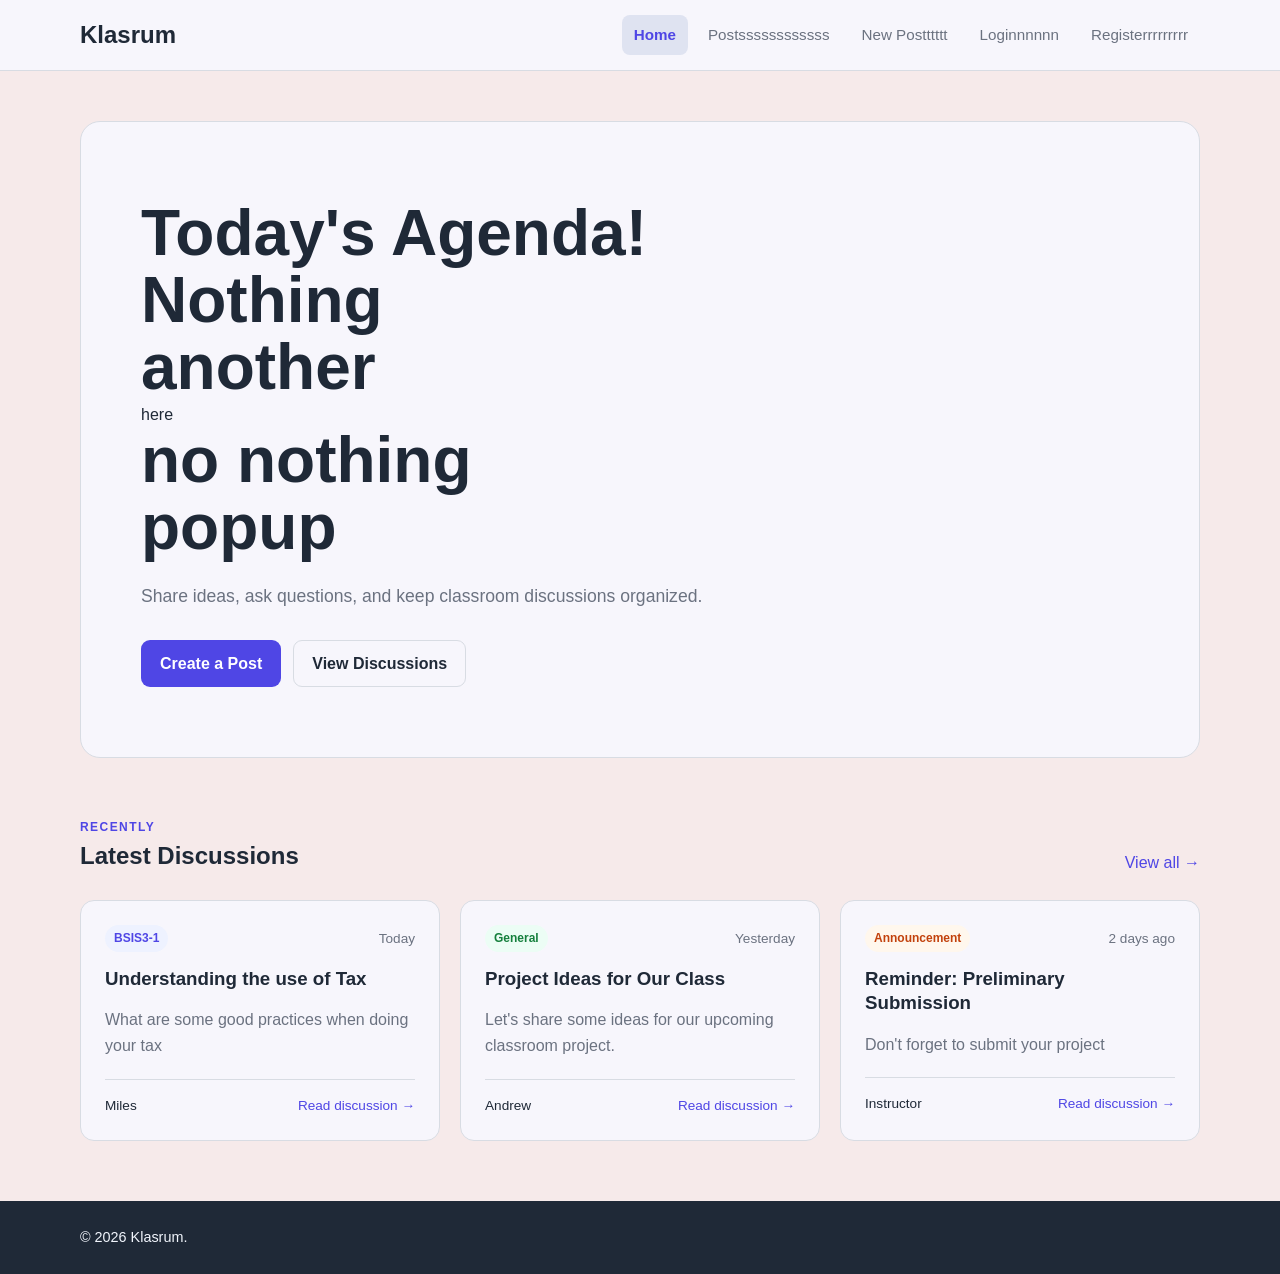
<file: index.html>
<!DOCTYPE html>
<html lang="en">
<head>
    <meta charset="UTF-8">
    <meta name="viewport" content="width=device-width, initial-scale=1">
    <meta name="description" content="Klasrum - A simple classroom discussion board">
    <title>505</title>
    <link rel="stylesheet" href="style.css">
</head>

<body>

    <header class="site-header">
        <div class="container nav-container">
            <a class="logo" href="index.html">Klasrum</a>

            <nav aria-label="Main navigation">
                <a class="active" href="index.html">Home</a>
                <a href="post.html">Postssssssssssss</a>
                <a href="post-new.html">New Postttttt</a>
                <a href="login.html">Loginnnnnn</a>
                <a href="register.html">Registerrrrrrrrr</a>
            </nav>
        </div>
    </header>

    <main class="container">

        <section class="hero">
            <div>
                <p class="eyebrow"></p>
                <h1>Today's Agenda!</h1>
                <h1>Nothing</h1>
                <h1>another</h1>
                <h>here</h>
                <h1>no nothing</h1>
                <h1>popup</h1>

                <p>
                    Share ideas, ask questions, and keep classroom
                    discussions organized.
                </p>

                <div class="hero-buttons">
                    <a class="button primary-button" href="post-new.html">
                        Create a Post
                    </a>

                    <a class="button secondary-button" href="post.html">
                        View Discussions
                    </a>
                </div>
            </div>
        </section>

        <section class="section">
            <div class="section-heading">
                <div>
                    <p class="eyebrow">RECENTLY</p>
                    <h2>Latest Discussions</h2>
                </div>

                <a href="post.html">View all →</a>
            </div>

            <div class="post-grid">

                <article class="post-card">
                    <div class="post-meta">
                        <span class="tag">BSIS3-1</span>
                        <span>Today</span>
                    </div>

                    <h3>
                        Understanding the use of Tax
                    </h3>

                    <p>
                        What are some good practices when doing your tax
                    </p>

                    <div class="post-footer">
                        <span>Miles</span>
                        <a href="post.html">Read discussion →</a>
                    </div>
                </article>

                <article class="post-card">
                    <div class="post-meta">
                        <span class="tag green">General</span>
                        <span>Yesterday</span>
                    </div>

                    <h3>
                        Project Ideas for Our Class
                    </h3>

                    <p>
                        Let's share some ideas for our upcoming
                        classroom project.
                    </p>

                    <div class="post-footer">
                        <span>Andrew</span>
                        <a href="post.html">Read discussion →</a>
                    </div>
                </article>

                <article class="post-card">
                    <div class="post-meta">
                        <span class="tag orange">Announcement</span>
                        <span>2 days ago</span>
                    </div>

                    <h3>
                        Reminder: Preliminary Submission
                    </h3>

                    <p>
                        Don't forget to submit your project
                    </p>

                    <div class="post-footer">
                        <span>Instructor</span>
                        <a href="post.html">Read discussion →</a>
                    </div>
                </article>

            </div>
        </section>

    </main>

    <footer class="site-footer">
        <div class="container">
            <p>© 2026 Klasrum.</p>
        </div>
    </footer>

</body>
</html>
</file>
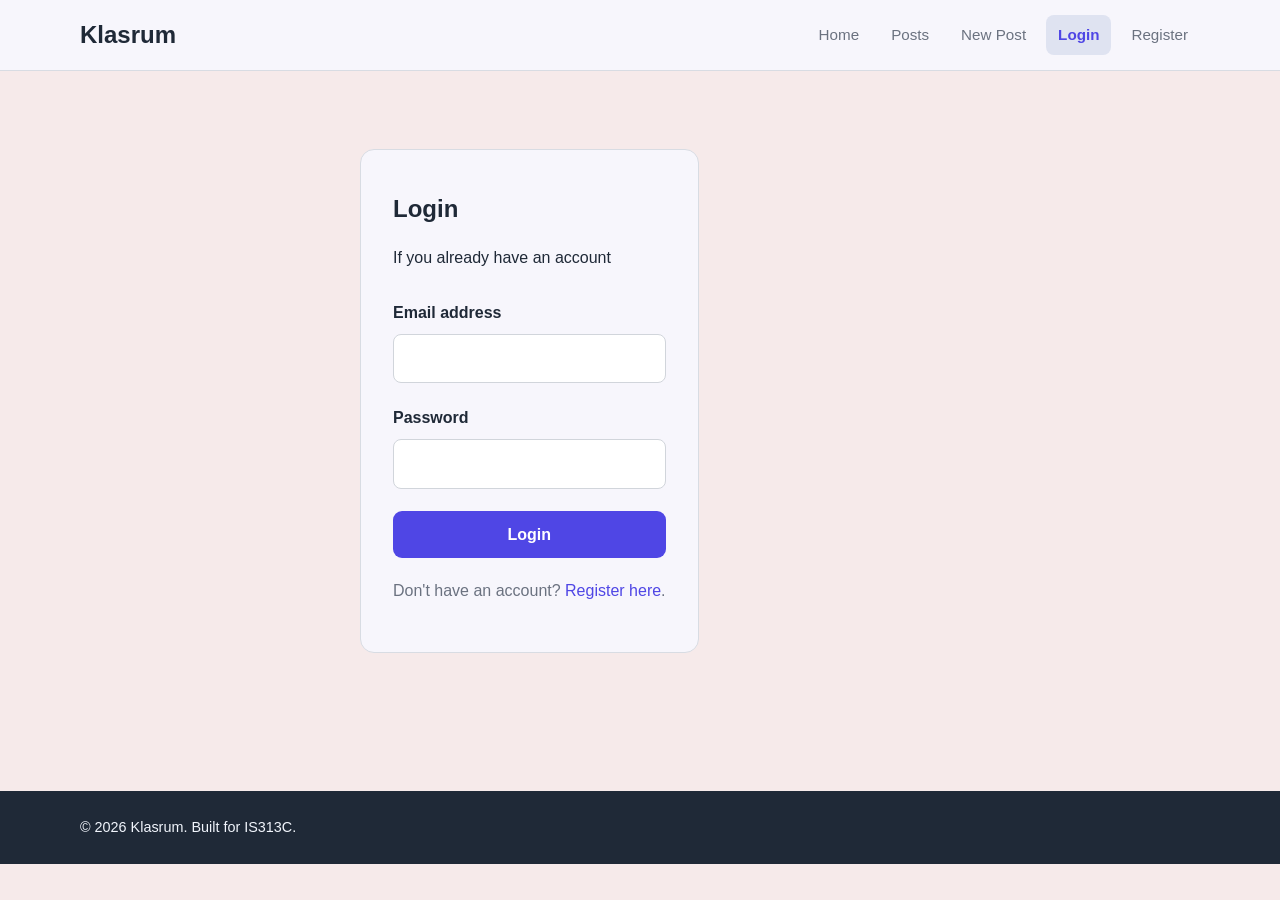
<file: login.html>
<!DOCTYPE html>
<html lang="en">
<head>
    <meta charset="UTF-8">
    <meta name="viewport" content="width=device-width, initial-scale=1">
    <meta name="description" content="Login to Klasrum">
    <title>Login</title>
    <link rel="stylesheet" href="style.css">
</head>

<body>

    <header class="site-header">
        <div class="container nav-container">
            <a class="logo" href="index.html">Klasrum</a>

            <nav aria-label="Main navigation">
                <a href="index.html">Home</a>
                <a href="post.html">Posts</a>
                <a href="post-new.html">New Post</a>
                <a class="active" href="login.html">Login</a>
                <a href="register.html">Register</a>
            </nav>
        </div>
    </header>

    <main class="container auth-container">

        <section class="form-card">

            <div class="auth-heading">
                <p class="eyebrow"></p>
                <h1>Login</h1>
                <p>If you already have an account</p>
            </div>

            <form action="#" method="post">

                <div class="form-group">
                    <label for="email">Email address</label>

                    <input
                        type="email"
                        id="email"
                        name="email"
                        placeholder="               "
                        autocomplete="email"
                        required
                    >
                </div>

                <div class="form-group">
                    <label for="password">Password</label>

                    <input
                        type="password"
                        id="password"
                        name="password"
                        placeholder="                "
                        autocomplete="current-password"
                        required
                    >
                </div>

                <button
                    class="button primary-button full-button"
                    type="submit"
                >
                    Login
                </button>

            </form>

            <p class="form-note">
                Don't have an account?
                <a href="register.html">Register here</a>.
            </p>

        </section>

    </main>

    <footer class="site-footer">
        <div class="container">
            <p>© 2026 Klasrum. Built for IS313C.</p>
        </div>
    </footer>

</body>
</html>
</file>
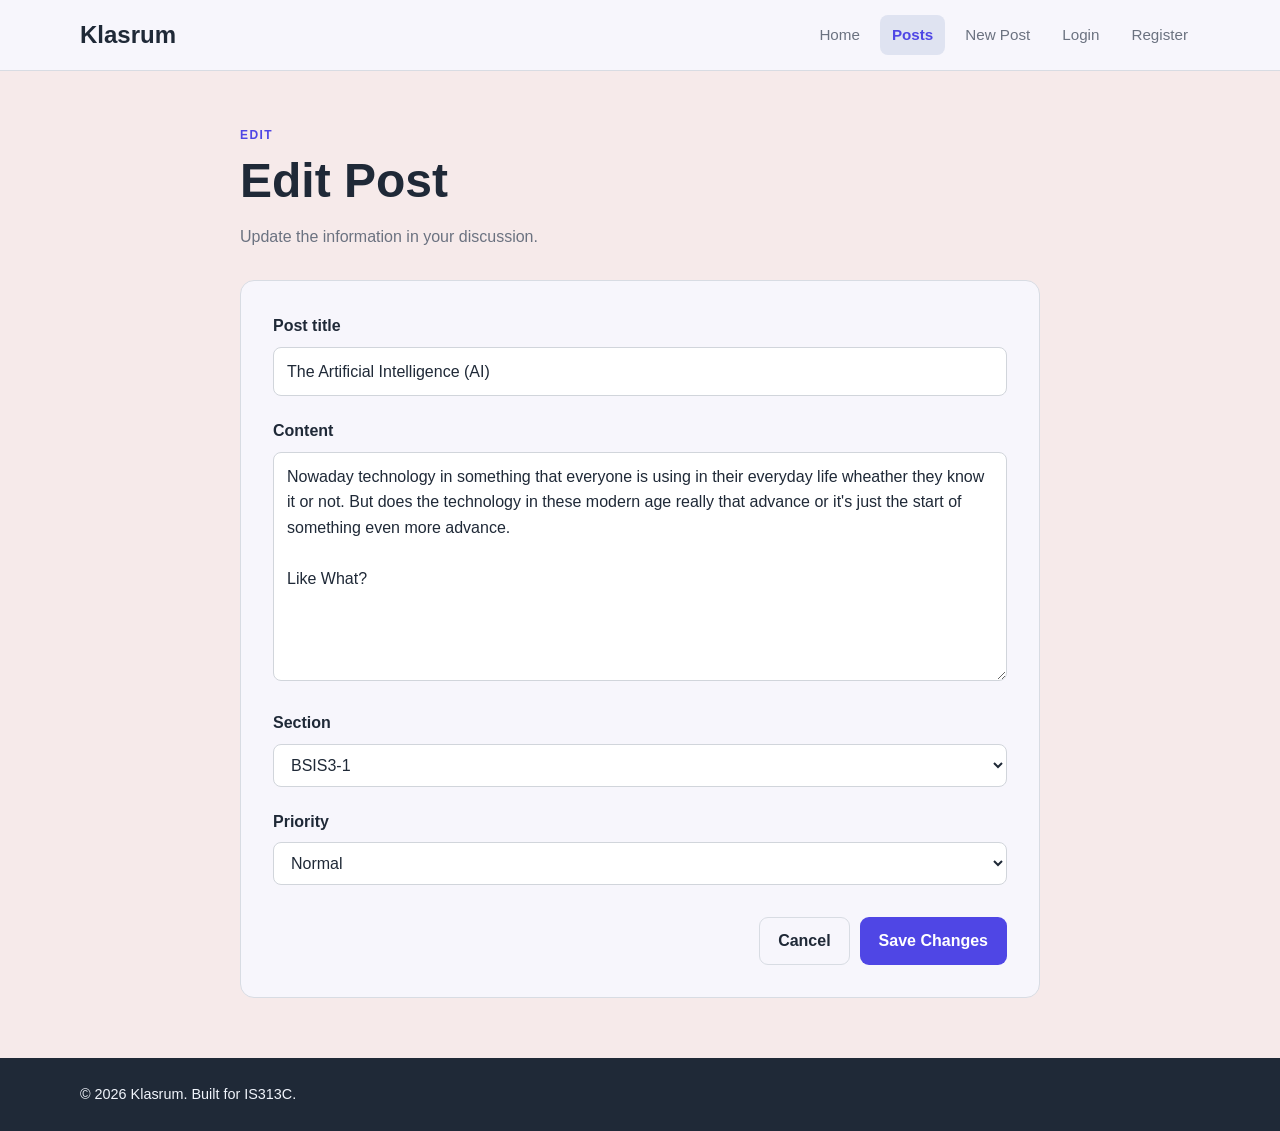
<file: post-edit.html>
<!DOCTYPE html>
<html lang="en">
<head>
    <meta charset="UTF-8">
    <meta name="viewport" content="width=device-width, initial-scale=1">
    <meta name="description" content="Edit a Klasrum post">
    <title>sEdit Post</title>
    <link rel="stylesheet" href="style.css">
</head>

<body>

    <header class="site-header">
        <div class="container nav-container">
            <a class="logo" href="index.html">Klasrum</a>

            <nav aria-label="Main navigation">
                <a href="index.html">Home</a>
                <a class="active" href="post.html">Posts</a>
                <a href="post-new.html">New Post</a>
                <a href="login.html">Login</a>
                <a href="register.html">Register</a>
            </nav>
        </div>
    </header>

    <main class="container narrow-container">

        <div class="page-header">
            <p class="eyebrow">EDIT</p>
            <h1>Edit Post</h1>
            <p>
                Update the information in your discussion.
            </p>
        </div>

        <section class="form-card">

            <form action="#" method="post">

                <div class="form-group">
                    <label for="edit-title">Post title</label>

                    <input
                        type="text"
                        id="edit-title"
                        name="title"
                        value="The Artificial Intelligence (AI)"
                        required
                    >
                </div>

                <div class="form-group">
                    <label for="edit-content">Content</label>

                    <textarea
                        id="edit-content"
                        name="content"
                        rows="8"
                        required
                    >Nowaday technology in something that everyone is using in their everyday life wheather they know it or not. But does the technology in these modern age really that advance or it's just the start of something even more advance.

Like What?</textarea>
                </div>

                <div class="form-group">
                    <label for="edit-section">Section</label>

                    <select
                        id="edit-section"
                        name="section"
                        required
                    >
                        <option value="BSIS3-1" selected>
                            BSIS3-1
                        </option>

                        <option value="general">
                            General
                        </option>

                        <option value="announcements">
                            Announcements
                        </option>
                    </select>
                </div>

                <div class="form-group">
                    <label for="edit-priority">Priority</label>

                    <select
                        id="edit-priority"
                        name="priority"
                        required
                    >
                        <option value="low">
                            Low
                        </option>

                        <option value="normal" selected>
                            Normal
                        </option>

                        <option value="high">
                            High
                        </option>
                    </select>
                </div>

                <div class="form-actions">

                    <a
                        class="button secondary-button"
                        href="post.html"
                    >
                        Cancel
                    </a>

                    <button
                        class="button primary-button"
                        type="submit"
                    >
                        Save Changes
                    </button>

                </div>

            </form>

        </section>

    </main>

    <footer class="site-footer">
        <div class="container">
            <p>© 2026 Klasrum. Built for IS313C.</p>
        </div>
    </footer>

</body>
</html>
</file>
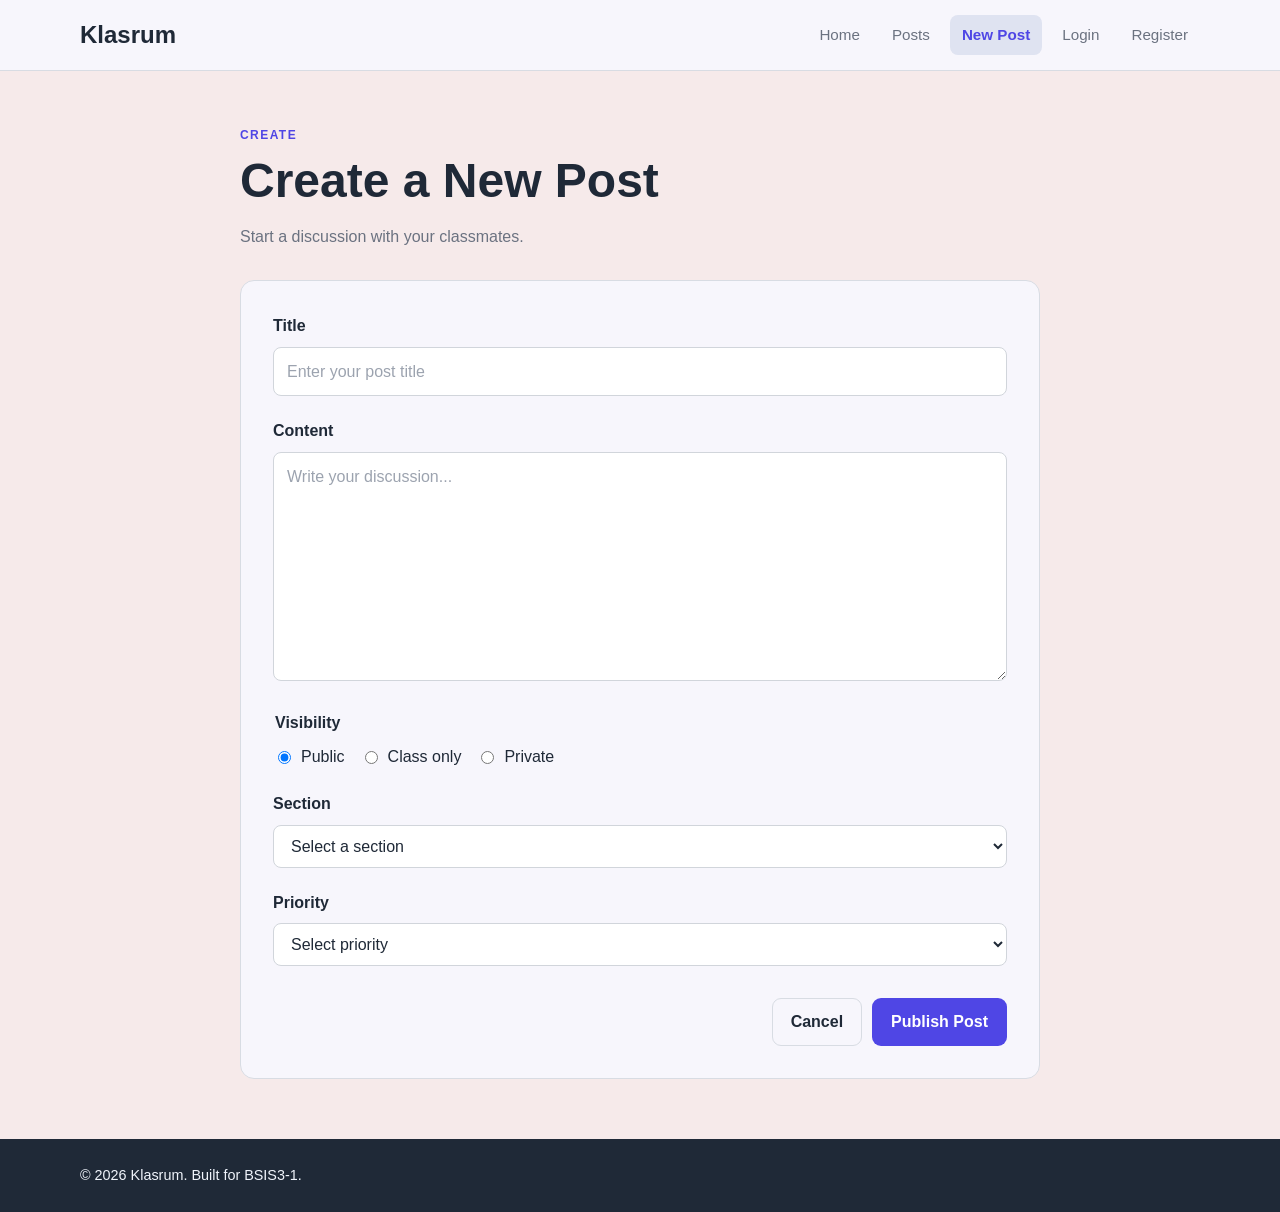
<file: post-new.html>
<!DOCTYPE html>
<html lang="en">
<head>
    <meta charset="UTF-8">
    <meta name="viewport" content="width=device-width, initial-scale=1">
    <meta name="description" content="Create a new Klasrum post">
    <title>New Post</title>
    <link rel="stylesheet" href="style.css">
</head>

<body>

    <header class="site-header">
        <div class="container nav-container">
            <a class="logo" href="index.html">Klasrum</a>

            <nav aria-label="Main navigation">
                <a href="index.html">Home</a>
                <a href="post.html">Posts</a>
                <a class="active" href="post-new.html">New Post</a>
                <a href="login.html">Login</a>
                <a href="register.html">Register</a>
            </nav>
        </div>
    </header>

    <main class="container narrow-container">

        <div class="page-header">
            <p class="eyebrow">CREATE</p>
            <h1>Create a New Post</h1>
            <p>
                Start a discussion with your classmates.
            </p>
        </div>

        <section class="form-card">

            <form action="#" method="post">

                <div class="form-group">
                    <label for="title">Title</label>
                    <input
                        type="text"
                        id="title"
                        name="title"
                        placeholder="Enter your post title"
                        required
                    >
                </div>

                <div class="form-group">
                    <label for="content">Content</label>
                    <textarea
                        id="content"
                        name="content"
                        rows="8"
                        placeholder="Write your discussion..."
                        required
                    ></textarea>
                </div>

                <div class="form-group">

                    <fieldset>
                        <legend>Visibility</legend>

                        <div class="radio-group">

                            <label>
                                <input
                                    type="radio"
                                    name="visibility"
                                    value="public"
                                    checked
                                >
                                Public
                            </label>

                            <label>
                                <input
                                    type="radio"
                                    name="visibility"
                                    value="class"
                                >
                                Class only
                            </label>

                            <label>
                                <input
                                    type="radio"
                                    name="visibility"
                                    value="private"
                                >
                                Private
                            </label>

                        </div>

                    </fieldset>

                </div>

                <div class="form-group">
                    <label for="section">Section</label>

                    <select id="section" name="section" required>

                        <option value="">
                            Select a section
                        </option>

                        <option value="BSIS3-1">
                            BSIS3-1
                        </option>

                        <option value="general">
                            General
                        </option>

                        <option value="announcements">
                            Announcements
                        </option>

                    </select>
                </div>

                <div class="form-group">
                    <label for="priority">Priority</label>

                    <select id="priority" name="priority" required>

                        <option value="">
                            Select priority
                        </option>

                        <option value="low">
                            Low
                        </option>

                        <option value="normal">
                            Normal
                        </option>

                        <option value="high">
                            High
                        </option>

                    </select>
                </div>

                <div class="form-actions">

                    <a
                        class="button secondary-button"
                        href="index.html"
                    >
                        Cancel
                    </a>

                    <button
                        class="button primary-button"
                        type="submit"
                    >
                        Publish Post
                    </button>
                    
                </div>

            </form>

        </section>

    </main>

    <footer class="site-footer">
        <div class="container">
            <p>© 2026 Klasrum. Built for BSIS3-1.</p>
        </div>
    </footer>

</body>
</html>
</file>
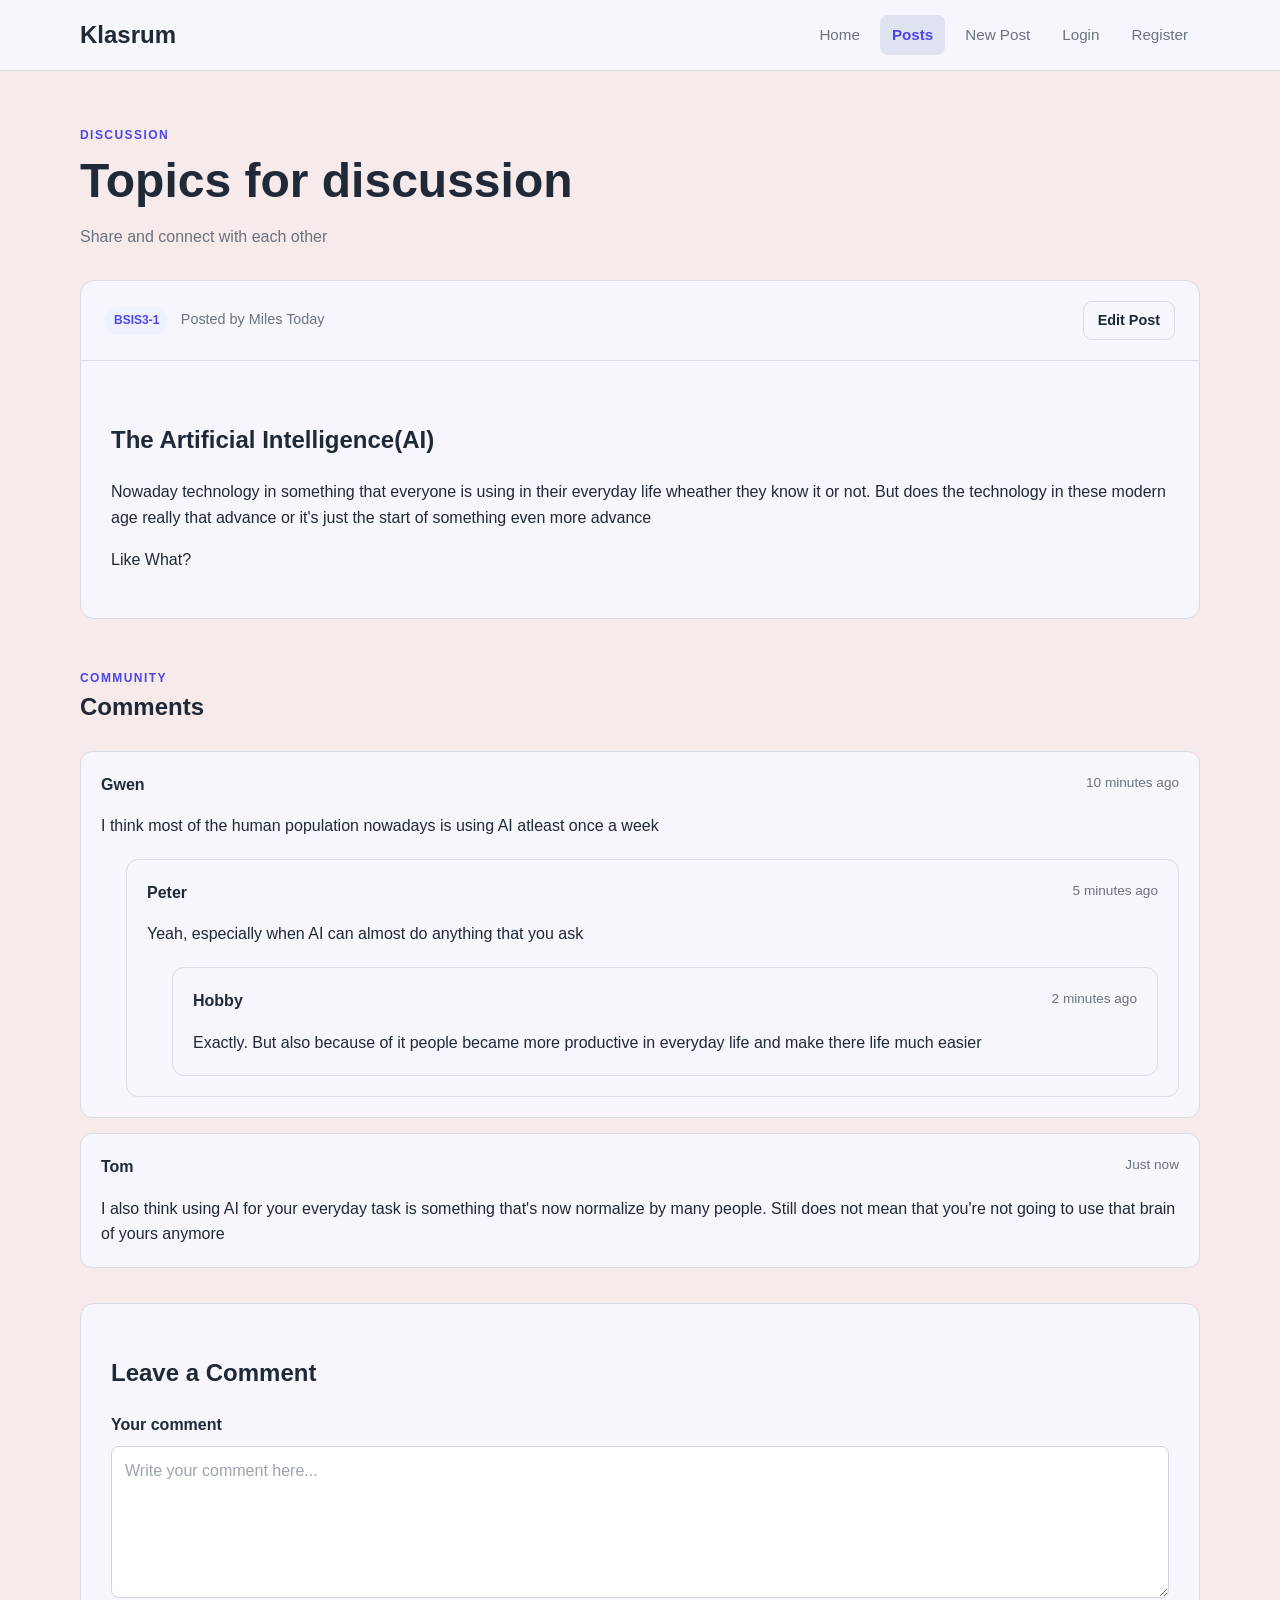
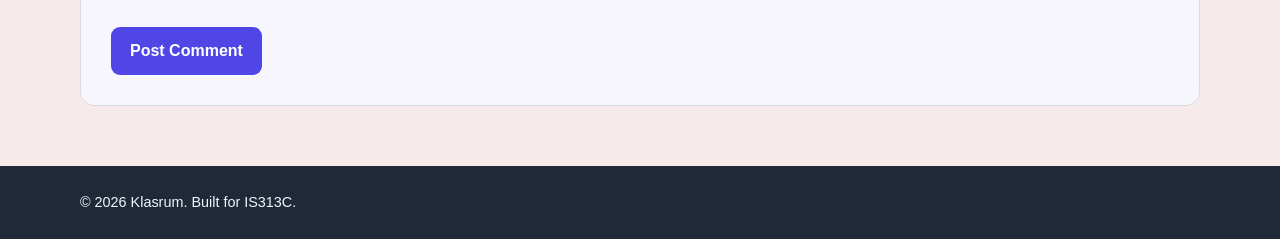
<file: post.html>
<!DOCTYPE html>
<html lang="en">
<head>
    <meta charset="UTF-8">
    <meta name="viewport" content="width=device-width, initial-scale=1">
    <meta name="description" content="Klasrum classroom discussion">
    <title>Discussion</title>
    <link rel="stylesheet" href="style.css">
</head>

<body>

    <header class="site-header">
        <div class="container nav-container">
            <a class="logo" href="index.html">Klasrum</a>

            <nav aria-label="Main navigation">
                <a href="index.html">Home</a>
                <a class="active" href="post.html">Posts</a>
                <a href="post-new.html">New Post</a>
                <a href="login.html">Login</a>
                <a href="register.html">Register</a>
            </nav>
        </div>
    </header>

    <main class="container">

        <div class="page-header">
            <p class="eyebrow">DISCUSSION</p>
            <h1>Topics for discussion</h1>
            <p>
                Share and connect with each other
            </p>
        </div>

        <article class="discussion">

            <div class="discussion-header">
                <div>
                    <span class="tag">BSIS3-1</span>
                    <span class="muted">Posted by Miles Today</span>
                </div>

                <a class="button small-button secondary-button"
                   href="post-edit.html">
                    Edit Post
                </a>
            </div>

            <div class="discussion-content">


                 <h2>The Artificial Intelligence(AI)</h2>

                <p>
                    Nowaday technology in something that everyone is using in their everyday life wheather they know it or not. But does the technology in these modern age really that advance or it's just the start of something even more advance
                </p>

                <p>
                   Like What?
                </p>
            </div>

        </article>

        <section class="comments">

            <div class="section-heading">
                <div>
                    <p class="eyebrow">COMMUNITY</p>
                    <h2>Comments</h2>
                </div>
            </div>

            <div class="comment">

                <div class="comment-header">
                    <strong>Gwen</strong>
                    <span>10 minutes ago</span>
                </div>

                <p>
                   I think most of the human population nowadays is using AI atleast once a week
                </p>

                                                        <!-- First level reply -->
                <div class="comment reply">

                    <div class="comment-header">
                        <strong>Peter</strong>
                        <span>5 minutes ago</span>
                    </div>

                    <p>
                        Yeah, especially when AI can almost do anything that you ask 
                    </p>

                                                        <!-- Second level reply -->
                    <div class="comment reply nested-reply">

                        <div class="comment-header">
                            <strong>Hobby</strong>
                            <span>2 minutes ago</span>
                        </div>

                        <p>
                            Exactly. But also because of it people became more productive in everyday life and make there life much easier
                        </p>

                    </div>

                </div>

            </div>

            <div class="comment">

                <div class="comment-header">
                    <strong>Tom</strong>
                    <span>Just now</span>
                </div>

                <p>
                    I also think using AI for your everyday task is something that's now normalize by many people. Still does not mean that 
                    you're not going to use that brain of yours anymore 
                </p>

            </div>

        </section>

        <section class="comment-form">

            <h2>Leave a Comment</h2>

            <form action="#" method="post">

                <div class="form-group">
                    <label for="comment">Your comment</label>
                    <textarea
                        id="comment"
                        name="comment"
                        rows="5"
                        placeholder="Write your comment here..."
                        required
                    ></textarea>
                </div>

                <button class="button primary-button" type="submit">
                    Post Comment
                </button>

            </form>

        </section>

    </main>

    <footer class="site-footer">
        <div class="container">
            <p>© 2026 Klasrum. Built for IS313C.</p>
        </div>
    </footer>

</body>
</html>
</file>
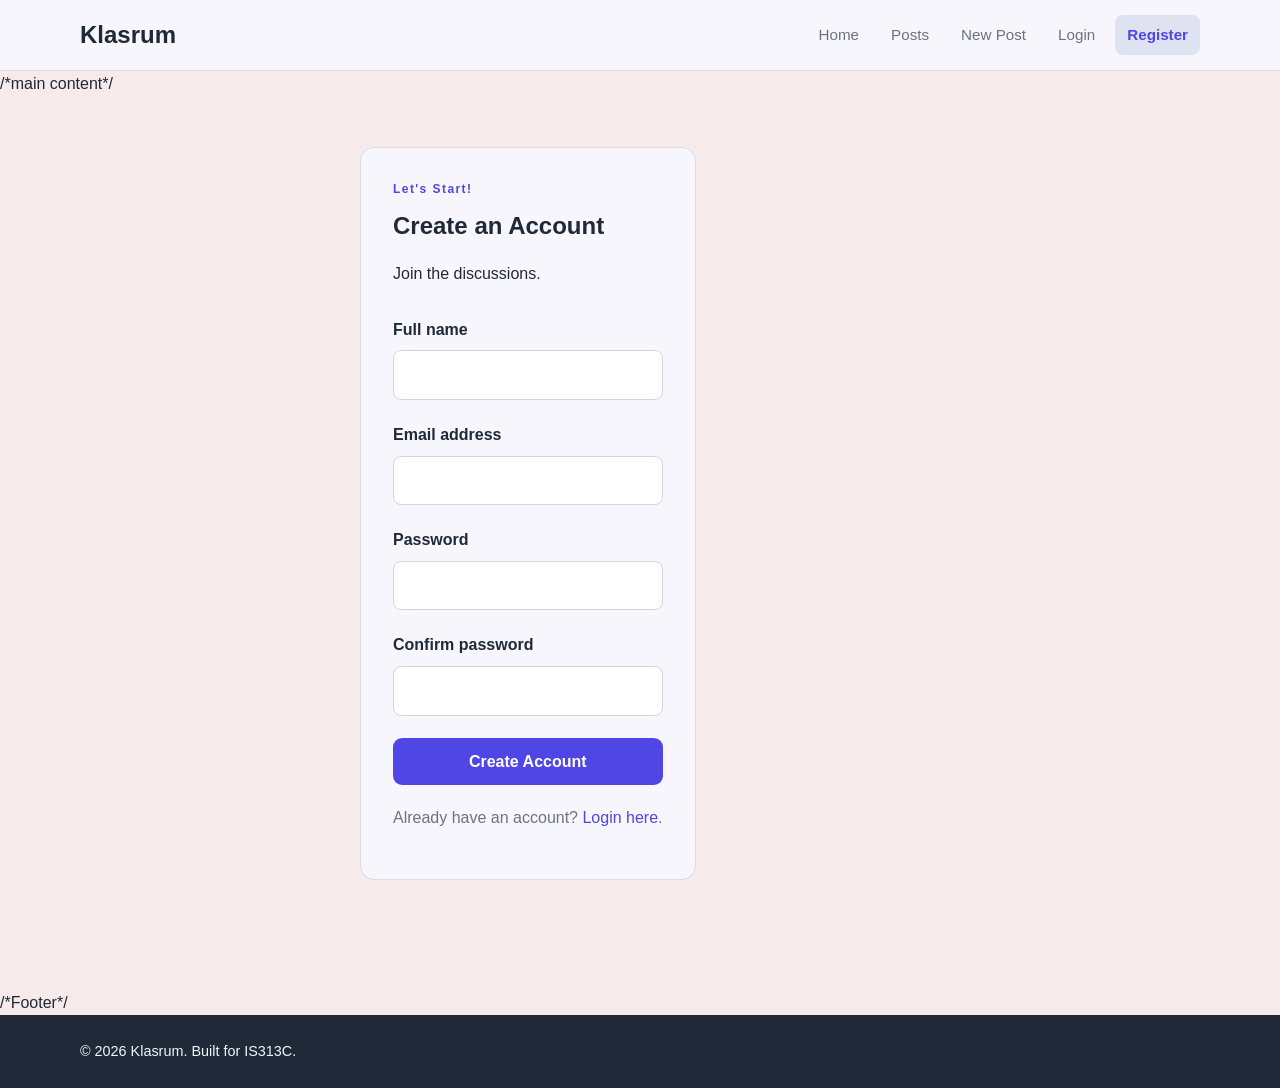
<file: register.html>
<!DOCTYPE html>
<html lang="en">
<head>
    <meta charset="UTF-8">
    <meta name="viewport" content="width=device-width, initial-scale=1">
    <meta name="description" content="Create a Klasrum account">
    <title>Register</title>
    <link rel="stylesheet" href="style.css">
</head>

<body>

    <header class="site-header">
        <div class="container nav-container">
            <a class="logo" href="index.html">Klasrum</a>

            <nav aria-label="Main navigation">
                <a href="index.html">Home</a>
                <a href="post.html">Posts</a>
                <a href="post-new.html">New Post</a>
                <a href="login.html">Login</a>
                <a class="active" href="register.html">Register</a>
            </nav>
        </div>
    </header>


/*main content*/


    <main class="container auth-container">

        <section class="form-card">

            <div class="auth-heading">
                <p class="eyebrow">Let's Start!</p>
                <h1>Create an Account</h1>
                <p>
                    Join the discussions.
                </p>
            </div>

            <form action="#" method="post">

                <div class="form-group">
                    <label for="name">Full name</label>

                    <input
                        type="text"
                        id="name"
                        name="name"
                        placeholder="                  "
                        autocomplete="name"
                        required
                    >
                </div>

                <div class="form-group">
                    <label for="register-email">
                        Email address
                    </label>

                    <input
                        type="email"
                        id="register-email"
                        name="email"
                        placeholder="                  "
                        autocomplete="email"
                        required
                    >
                </div>

                <div class="form-group">
                    <label for="register-password">
                        Password
                    </label>

                    <input
                        type="password"
                        id="register-password"
                        name="password"
                        placeholder="                   "
                        autocomplete="new-password"
                        required
                    >
                </div>

                <div class="form-group">
                    <label for="confirm-password">
                        Confirm password
                    </label>

                    <input
                        type="password"
                        id="confirm-password"
                        name="confirm_password"
                        placeholder="                    "
                        autocomplete="new-password"
                        required
                    >
                </div>

                <button
                    class="button primary-button full-button"
                    type="submit"
                >
                    Create Account
                </button>

            </form>

            <p class="form-note">
                Already have an account?
                <a href="login.html">Login here</a>.
            </p>

        </section>

    </main>








                                                                  /*Footer*/




    <footer class="site-footer">
        <div class="container">
            <p>© 2026 Klasrum. Built for IS313C.</p>
        </div>
    </footer>

</body>
</html>
</file>
<file: style.css>
:root {
    --color-primary: #4f46e5;
    --color-primary-dark: #cccbda;
    --color-background: #ebf0f9;
    --color-surface: #f7f6fc;
    --color-text: #1f2937;
    --color-muted: #6b7280;
    --color-border: #d8dce3;
    --color-green: #15803d;
    --color-orange: #c2410c;
    --color-focus: #0078e8;
}

* {
    box-sizing: border-box;
}

html {
    scroll-behavior: smooth;
}

body {
    margin: 0;
    background: var(--color-background);
    color: var(--color-text);
    font-family: Arial, Helvetica, sans-serif;
    line-height: 1.6;
    background-color: rgb(246, 234, 234);
    
}

img {
    max-width: 100%;
    height: auto;
}

a {
    color: var(--color-primary);
    text-decoration: none;
}

a:hover {
    text-decoration: underline;
}

button,
input,
textarea,
select {
    font: inherit;
}

button,
a {
    -webkit-tap-highlight-color: transparent;
}

                                                                        /* Keyboard focus */

:focus-visible {
    outline: 3px solid var(--color-focus);
    outline-offset: 3px;
}

                                                                            /* Layout */

.container {
    width: min(1120px, calc(100% - 40px));
    margin: 0 auto;
}

.narrow-container {
    max-width: 800px;
}

.auth-container {
    max-width: 560px;
    min-height: calc(100vh - 180px);
    display: flex;
    align-items: center;
    padding-top: 50px;
    padding-bottom: 50px;
}

                                                                            /* Header */

.site-header {
    background: var(--color-surface);
    border-bottom: 1px solid var(--color-border);
    position: sticky;
    top: 0;
    z-index: 10;
}

.nav-container {
    min-height: 70px;
    display: flex;
    align-items: center;
    justify-content: space-between;
    gap: 30px;
}

.logo {
    color: var(--color-text);
    font-size: 1.5rem;
    font-weight: 800;
}

.logo:hover {
    text-decoration: none;
}

nav {
    display: flex;
    align-items: center;
    gap: 8px;
}

nav a {
    color: var(--color-muted);
    padding: 8px 12px;
    border-radius: 8px;
    font-size: 0.95rem;
}

nav a:hover {
    background: var(--color-background);
    text-decoration: none;
    color: var(--color-text);
}

nav a.active {
    background: #dfe3f1;
    color: var(--color-primary);
    font-weight: 700;
}

                                                                                /* Hero */

.hero {
    margin-top: 50px;
    padding: 70px 60px;
    background: var(--color-surface);
    border: 1px solid var(--color-border);
    border-radius: 20px;
}

.eyebrow {
    margin: 0 0 8px;
    color: var(--color-primary);
    font-size: 0.75rem;
    font-weight: 800;
    letter-spacing: 0.12em;
}

.hero h1 {  
    max-width: 700px;
    margin: 0;
    font-size: clamp(2.2rem, 5vw, 4.2rem);
    line-height: 1.05;
}

.hero p:not(.eyebrow) {
    max-width: 620px;
    margin: 20px 0 0;
    color: var(--color-muted);
    font-size: 1.1rem;
}

.hero-buttons {
    display: flex;
    flex-wrap: wrap;
    gap: 12px;
    margin-top: 30px;
}

                                                                            /* Buttons */

.button {
    display: inline-flex;
    align-items: center;
    justify-content: center;
    min-height: 44px;
    padding: 10px 18px;
    border: 1px solid transparent;
    border-radius: 9px;
    cursor: pointer;
    font-weight: 700;
    text-decoration: none;
}

.button:hover {
    text-decoration: none;
}

.primary-button {
    background: var(--color-primary);
    color: white;
}

.primary-button:hover {
    background: var(--color-primary-dark);
    color: white;
}

.secondary-button {
    background: var(--color-surface);
    border-color: var(--color-border);
    color: var(--color-text);
}

.secondary-button:hover {
    background: var(--color-background);
}

.small-button {
    min-height: 38px;
    padding: 7px 14px;
    font-size: 0.9rem;
}

.full-button {
    width: 100%;
}

                                                                        /* Sections */

.section {
    padding: 60px 0;
}

.section-heading {
    display: flex;
    align-items: end;
    justify-content: space-between;
    gap: 20px;
    margin-bottom: 24px;
}

.section-heading h2 {
    margin: 0;
}

.section-heading p {
    margin: 0;
}

                                                                /* Post cards */

.post-grid {
    display: grid;
    grid-template-columns: repeat(3, 1fr);
    gap: 20px;
}

.post-card {
    background: var(--color-surface);
    border: 1px solid var(--color-border);
    border-radius: 14px;
    padding: 24px;
}

.post-card h3 {
    margin: 15px 0 10px;
    line-height: 1.3;
}

.post-card p {
    color: var(--color-muted);
}

.post-meta {
    display: flex;
    align-items: center;
    justify-content: space-between;
    gap: 10px;
    color: var(--color-muted);
    font-size: 0.85rem;
}

.tag {
    display: inline-block;
    padding: 4px 9px;
    border-radius: 999px;
    background: #eef2ff;
    color: var(--color-primary);
    font-size: 0.75rem;
    font-weight: 700;
}

.tag.green {
    background: #ecfdf5;
    color: var(--color-green);
}

.tag.orange {
    background: #fff7ed;
    color: var(--color-orange);
}

.post-footer {
    display: flex;
    align-items: center;
    justify-content: space-between;
    gap: 10px;
    margin-top: 20px;
    padding-top: 15px;
    border-top: 1px solid var(--color-border);
    font-size: 0.85rem;
}

                                                                    /* Page header */

.page-header {
    padding: 55px 0 30px;
}

.page-header h1 {
    margin: 0;
    font-size: clamp(2rem, 5vw, 3rem);
    line-height: 1.15;
}

.page-header p:not(.eyebrow) {
    color: var(--color-muted);
    margin-bottom: 0;
}

                                                                    /* Discussion */

.discussion {
    background: var(--color-surface);
    border: 1px solid var(--color-border);
    border-radius: 14px;
    overflow: hidden;
}

.discussion-header {
    display: flex;
    align-items: center;
    justify-content: space-between;
    gap: 20px;
    padding: 20px 24px;
    border-bottom: 1px solid var(--color-border);
}

.muted {
    color: var(--color-muted);
    margin-left: 8px;
    font-size: 0.9rem;
}

.discussion-content {
    padding: 30px;
}

.discussion-content h2 {
    margin-top: 30px;
}

                                                                                      /* Comments */

.comments {
    padding: 50px 0 20px;
}

.comment {
    background: var(--color-surface);
    border: 1px solid var(--color-border);
    border-radius: 12px;
    padding: 20px;
    margin-bottom: 15px;
}

.comment-header {
    display: flex;
    justify-content: space-between;
    gap: 15px;
}

.comment-header span {
    color: var(--color-muted);
    font-size: 0.85rem;
}

.comment p {
    margin-bottom: 0;
}

.reply {
    margin-top: 20px;
    margin-bottom: 0;
    margin-left: 25px;
}

.nested-reply {
    margin-left: 25px;
}

                                                                                 /* Forms */

.form-card {
    background: var(--color-surface);
    border: 1px solid var(--color-border);
    border-radius: 14px;
    padding: 32px;
    margin-bottom: 60px;
}

.form-group {
    margin-bottom: 22px;
}

.form-group > label,
fieldset legend {
    display: block;
    margin-bottom: 8px;
    font-weight: 700;
}

input,
textarea,
select {
    width: 100%;
    border: 1px solid #d1d5db;
    border-radius: 8px;
    padding: 11px 13px;
    background: white;
    color: var(--color-text);
}

textarea {
    resize: vertical;
    min-height: 120px;
}

input::placeholder,
textarea::placeholder {
    color: #9ca3af;
}

fieldset {
    border: 0;
    padding: 0;
    margin: 0;
}

.radio-group {
    display: flex;
    flex-wrap: wrap;
    gap: 15px;
}

.radio-group label {
    display: flex;
    align-items: center;
    gap: 7px;
    font-weight: 400;
}

.radio-group input {
    width: auto;
}

.form-actions {
    display: flex;
    justify-content:flex-end;
    gap: 10px;
    padding-top: 10px;
}

.form-note {
    margin-top: 20px;
    text-align: center;
    color: var(--color-muted);
}

.auth-heading {
    margin-bottom: 30px;
}

.auth-heading h1 {
    margin: 0;
}

                                                                    /* Comment form */

.comment-form {
    background: var(--color-surface);
    border: 1px solid var(--color-border);
    border-radius: 14px;
    padding: 30px;
    margin-bottom: 60px;
}

                                                                        /* Footer */

.site-footer {
    background: var(--color-text);
    color: #f1f5fc;
    padding: 25px 0;
   
}

.site-footer p {
    margin: 0;
    font-size: 0.9rem;
}


                                                                            /* Mobile */

@media (max-width: 600px) {

    .container {
        width: min(100% - 24px, 1120px);
    }

    .site-header {
        position: static;
    }

    .nav-container {
        align-items: stretch;
    }

    .logo {
        text-align: center;
    }

    nav {
        display: grid;
        grid-template-columns: repeat(2, 1fr);
        width: 100%;
    }

    nav a {
        text-align: center;
    }

    .hero {
        margin-top: 25px;
        padding: 35px 22px;
        border-radius: 14px;
    }

    .hero h1 {
        font-size: 2.2rem;
    }

    .hero-buttons {
        flex-direction: column;
    }

    .hero-buttons .button {
        width: 100%;
    }

    .section {
        padding: 40px 0;
    }

    .section-heading {
        align-items: flex-start;
        flex-direction: column;
    }

    .post-grid {
        grid-template-columns: 1fr;
    }

    .page-header {
        padding: 35px 0 20px;
    }

    .discussion-header {
        align-items: flex-start;
        flex-direction: column;
    }

    .discussion-content {
        padding: 22px;
    }

    .muted {
        display: block;
        margin: 8px 0 0;
    }

    .comment-header {
        flex-direction: column;
        gap: 3px;
    }

    .reply {
        margin-left: 12px;
    }

    .nested-reply {
        margin-left: 10px;
    }

    .form-card,
    .comment-form {
        padding: 22px;
    }

    .form-actions {
        flex-direction: column-reverse;
    }

    .form-actions .button {
        width: 100%;
    }

    .auth-container {
        min-height: auto;
        padding-top: 30px;
        padding-bottom: 30px;
    }



}
</file>
